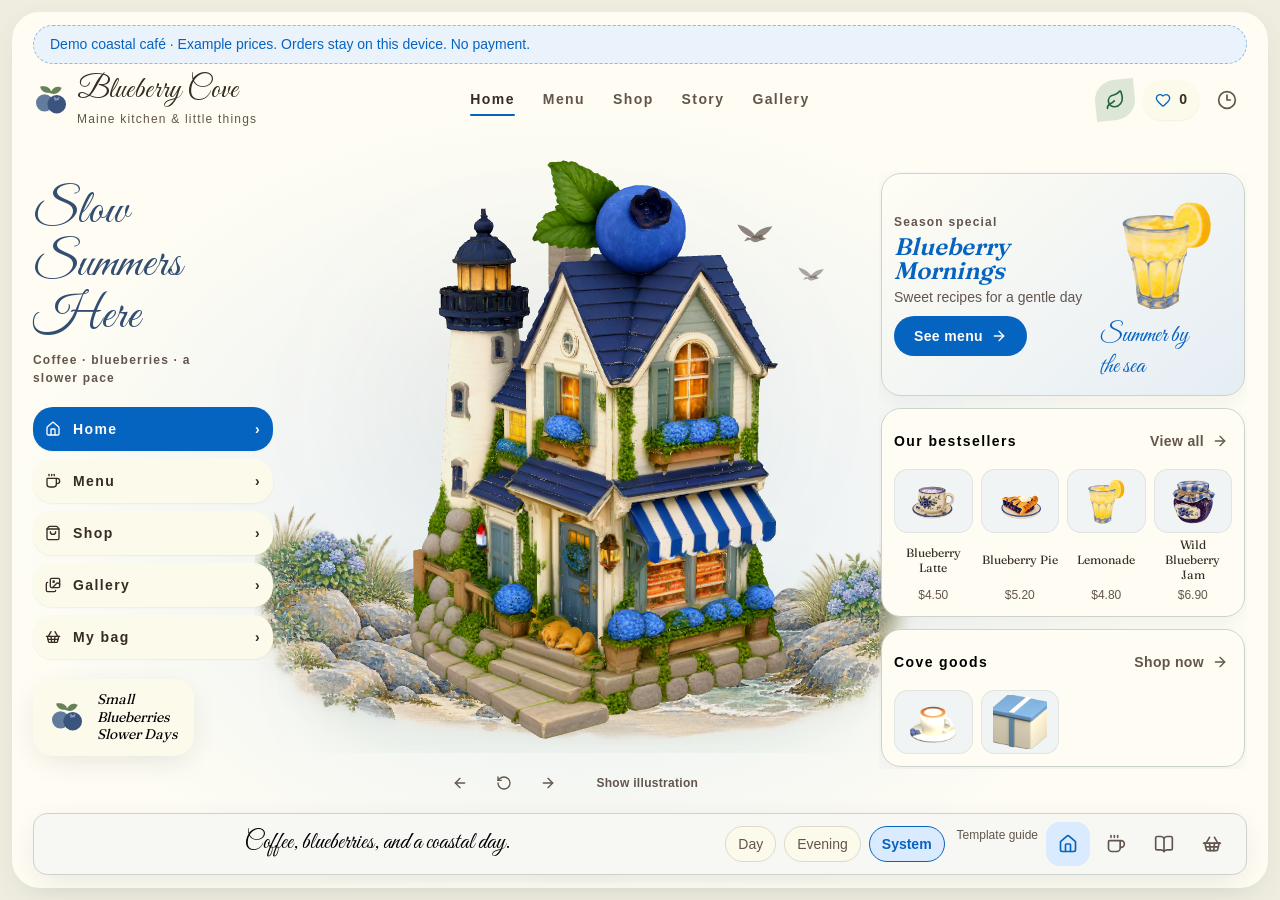
<file: blueberry-cove/index.html>
<!doctype html>
<html lang="en-US"><head><meta charset="utf-8"><meta name="viewport" content="width=device-width,initial-scale=1"><meta name="robots" content="noindex"><title>Blueberry Cove · Little Storefronts</title><link rel="icon" href="./favicon.svg"><link rel="stylesheet" href="./style.css"></head><body><div id="app"><h1>Blueberry Cove</h1><p>Preparing your little storefront…</p><p>If this message stays visible, check shop-config.js or open <a href="./README.html">the setup guide</a>.</p></div><noscript>This storefront needs JavaScript. Open README.html for the static preview.</noscript><script src="./shop-config.js"></script><script src="./assets/model-data.js"></script><script src="./app.js"></script></body></html>
</file>
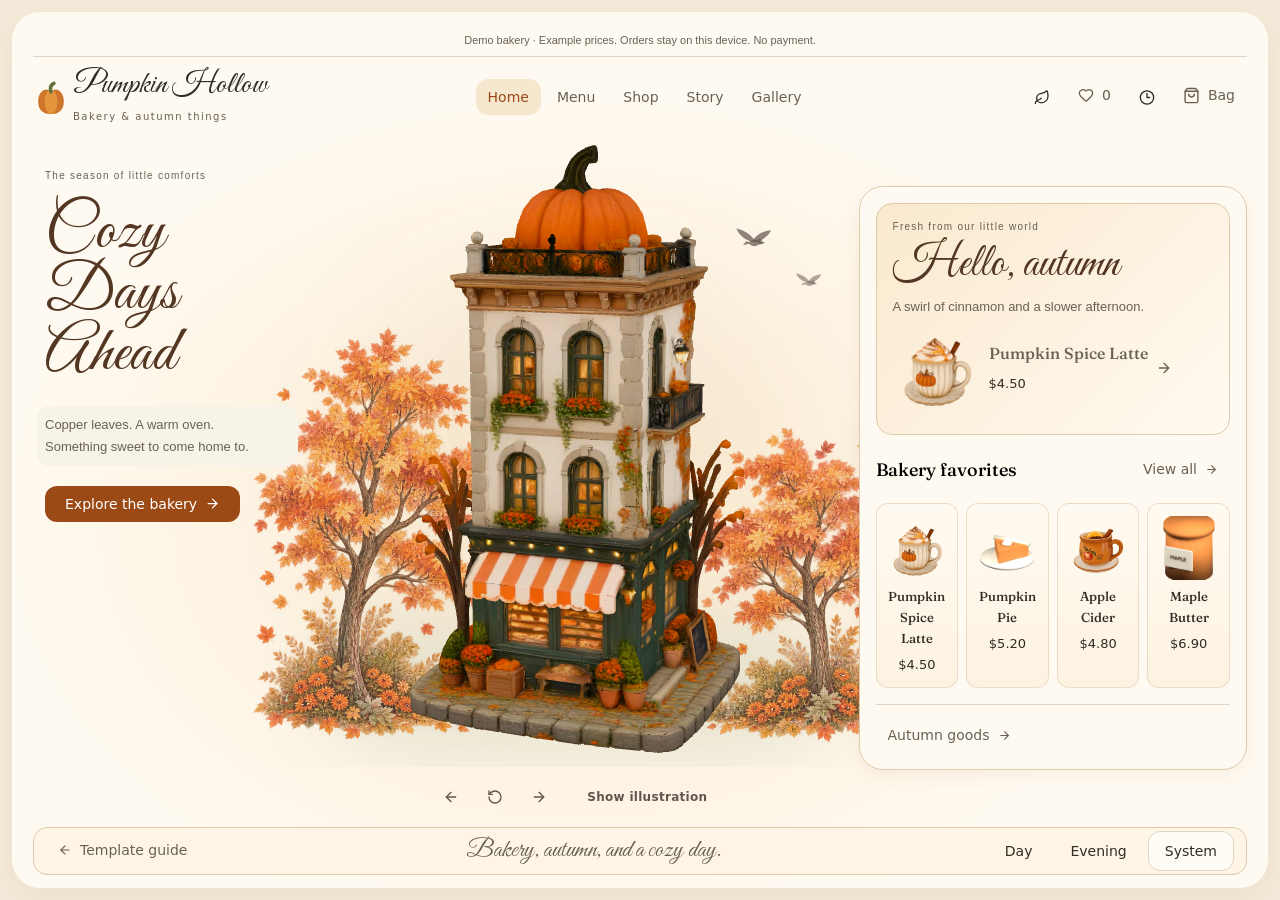
<file: pumpkin-hollow/index.html>
<!doctype html>
<html lang="en-US"><head><meta charset="utf-8"><meta name="viewport" content="width=device-width,initial-scale=1"><meta name="robots" content="noindex"><title>Pumpkin Hollow · Little Storefronts</title><link rel="icon" href="./favicon.svg"><link rel="stylesheet" href="./style.css"></head><body><div id="app"><h1>Pumpkin Hollow</h1><p>Preparing your little storefront…</p><p>If this message stays visible, check shop-config.js or open <a href="./README.html">the setup guide</a>.</p></div><noscript>This storefront needs JavaScript. Open README.html for the static preview.</noscript><script src="./shop-config.js"></script><script src="./assets/model-data.js"></script><script src="./app.js"></script></body></html>
</file>
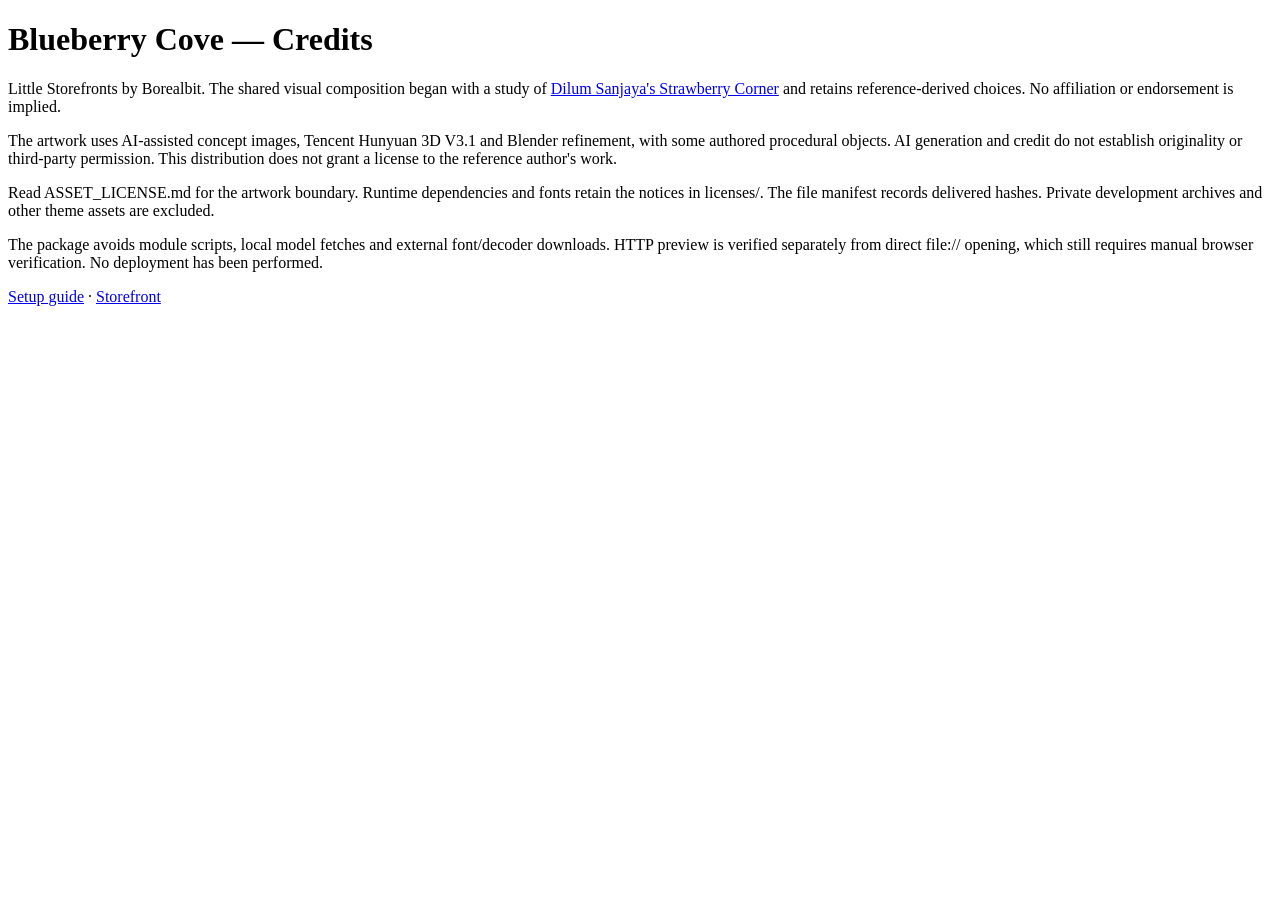
<file: blueberry-cove/PROVENANCE.html>
<!doctype html><html lang="en"><head><meta charset="utf-8"><meta name="viewport" content="width=device-width,initial-scale=1"><title>Blueberry Cove — Credits</title></head><body><main><h1>Blueberry Cove — Credits</h1><p>Little Storefronts by Borealbit. The shared visual composition began with a study of <a href="https://x.com/DilumSanjaya">Dilum Sanjaya's Strawberry Corner</a> and retains reference-derived choices. No affiliation or endorsement is implied.</p><p>The artwork uses AI-assisted concept images, Tencent Hunyuan 3D V3.1 and Blender refinement, with some authored procedural objects. AI generation and credit do not establish originality or third-party permission. This distribution does not grant a license to the reference author's work.</p><p>Read ASSET_LICENSE.md for the artwork boundary. Runtime dependencies and fonts retain the notices in licenses/. The file manifest records delivered hashes. Private development archives and other theme assets are excluded.</p><p>The package avoids module scripts, local model fetches and external font/decoder downloads. HTTP preview is verified separately from direct file:// opening, which still requires manual browser verification. No deployment has been performed.</p><p><a href="README.html">Setup guide</a> · <a href="index.html">Storefront</a></p></main></body></html>
</file>
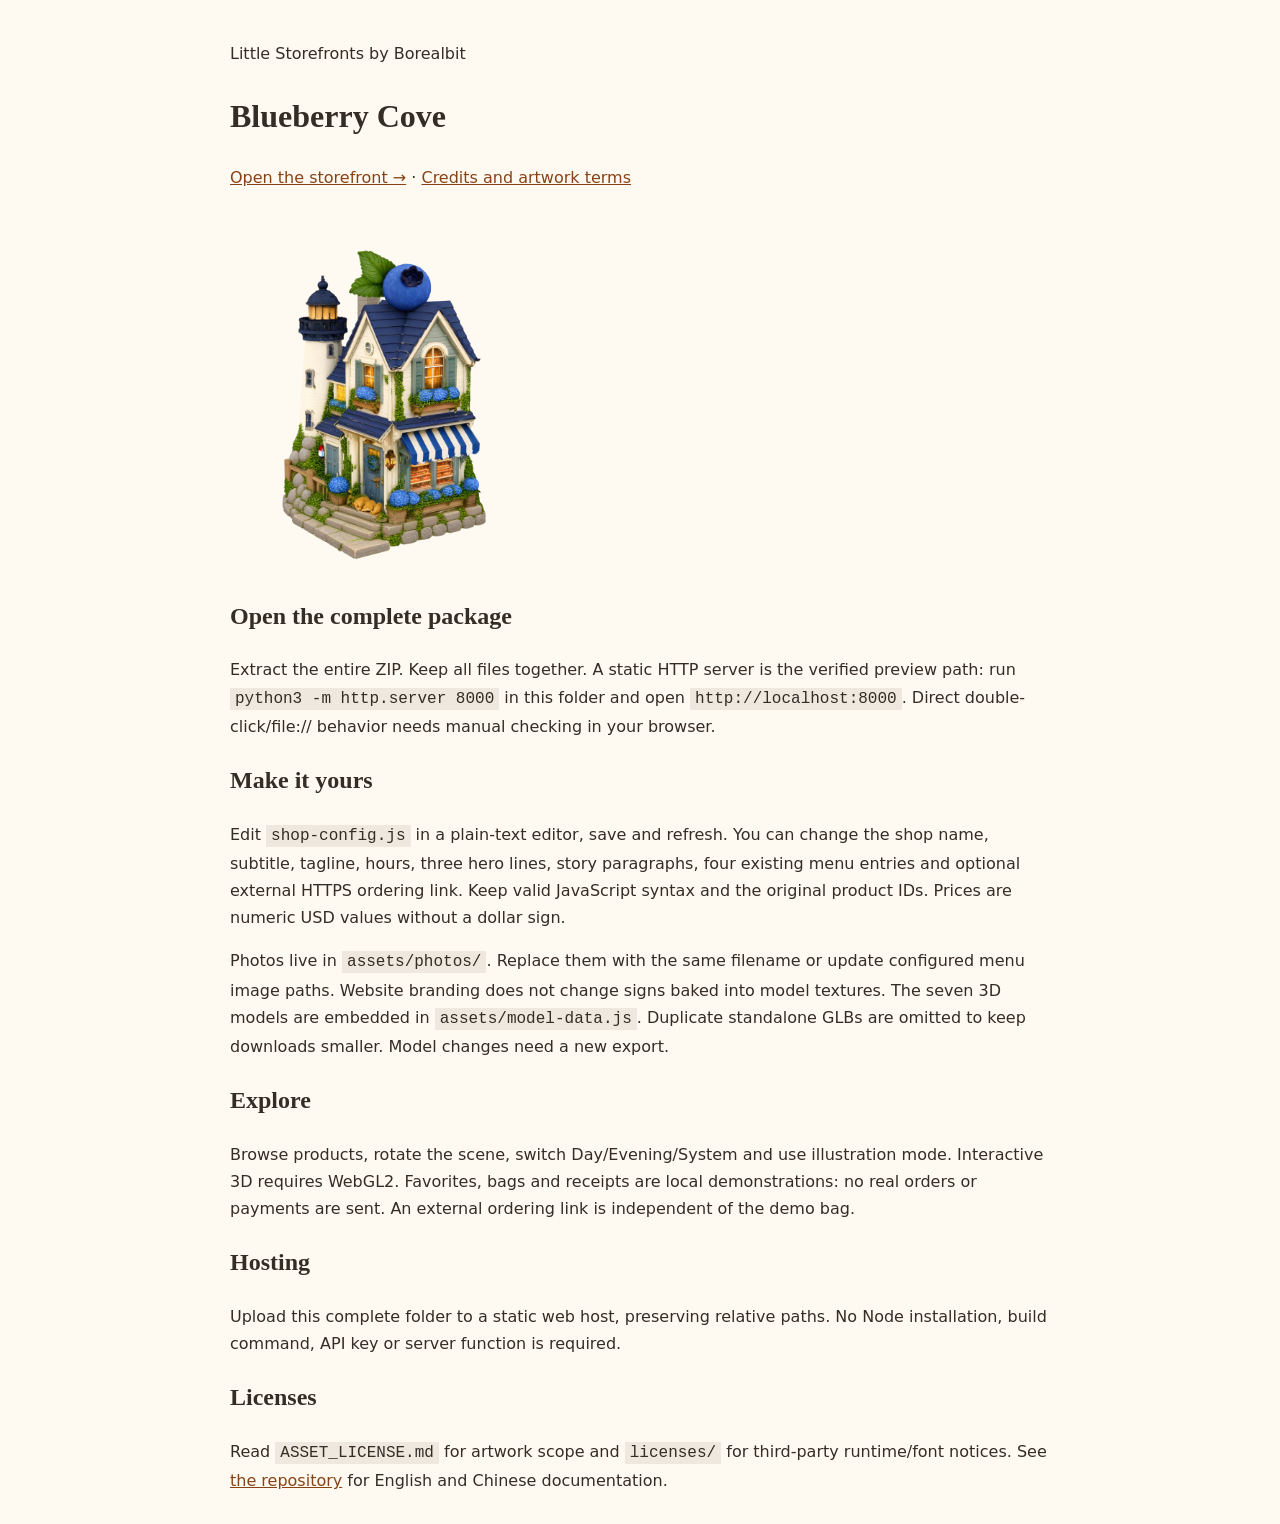
<file: blueberry-cove/README.html>
<!doctype html><html lang="en"><head><meta charset="utf-8"><meta name="viewport" content="width=device-width,initial-scale=1"><title>Blueberry Cove — Setup guide</title><style>body{max-width:820px;margin:40px auto;padding:0 24px;background:#fffaf1;color:#332d25;font:16px/1.7 system-ui}h1,h2{font-family:Georgia,serif}img{max-width:100%;max-height:360px;object-fit:contain}a{color:#874216}code{background:#eee8de;padding:2px 5px}a:focus-visible{outline:3px solid currentColor;outline-offset:4px}</style></head><body><p>Little Storefronts by Borealbit</p><h1>Blueberry Cove</h1><p><a href="index.html">Open the storefront →</a> · <a href="PROVENANCE.html">Credits and artwork terms</a></p><img src="assets/photos/building.png" alt="Blueberry Cove storefront"><h2>Open the complete package</h2><p>Extract the entire ZIP. Keep all files together. A static HTTP server is the verified preview path: run <code>python3 -m http.server 8000</code> in this folder and open <code>http://localhost:8000</code>. Direct double-click/file:// behavior needs manual checking in your browser.</p><h2>Make it yours</h2><p>Edit <code>shop-config.js</code> in a plain-text editor, save and refresh. You can change the shop name, subtitle, tagline, hours, three hero lines, story paragraphs, four existing menu entries and optional external HTTPS ordering link. Keep valid JavaScript syntax and the original product IDs. Prices are numeric USD values without a dollar sign.</p><p>Photos live in <code>assets/photos/</code>. Replace them with the same filename or update configured menu image paths. Website branding does not change signs baked into model textures. The seven 3D models are embedded in <code>assets/model-data.js</code>. Duplicate standalone GLBs are omitted to keep downloads smaller. Model changes need a new export.</p><h2>Explore</h2><p>Browse products, rotate the scene, switch Day/Evening/System and use illustration mode. Interactive 3D requires WebGL2. Favorites, bags and receipts are local demonstrations: no real orders or payments are sent. An external ordering link is independent of the demo bag.</p><h2>Hosting</h2><p>Upload this complete folder to a static web host, preserving relative paths. No Node installation, build command, API key or server function is required.</p><h2>Licenses</h2><p>Read <code>ASSET_LICENSE.md</code> for artwork scope and <code>licenses/</code> for third-party runtime/font notices. See <a href="https://github.com/dom-liu/little-storefronts">the repository</a> for English and Chinese documentation.</p></body></html>
</file>
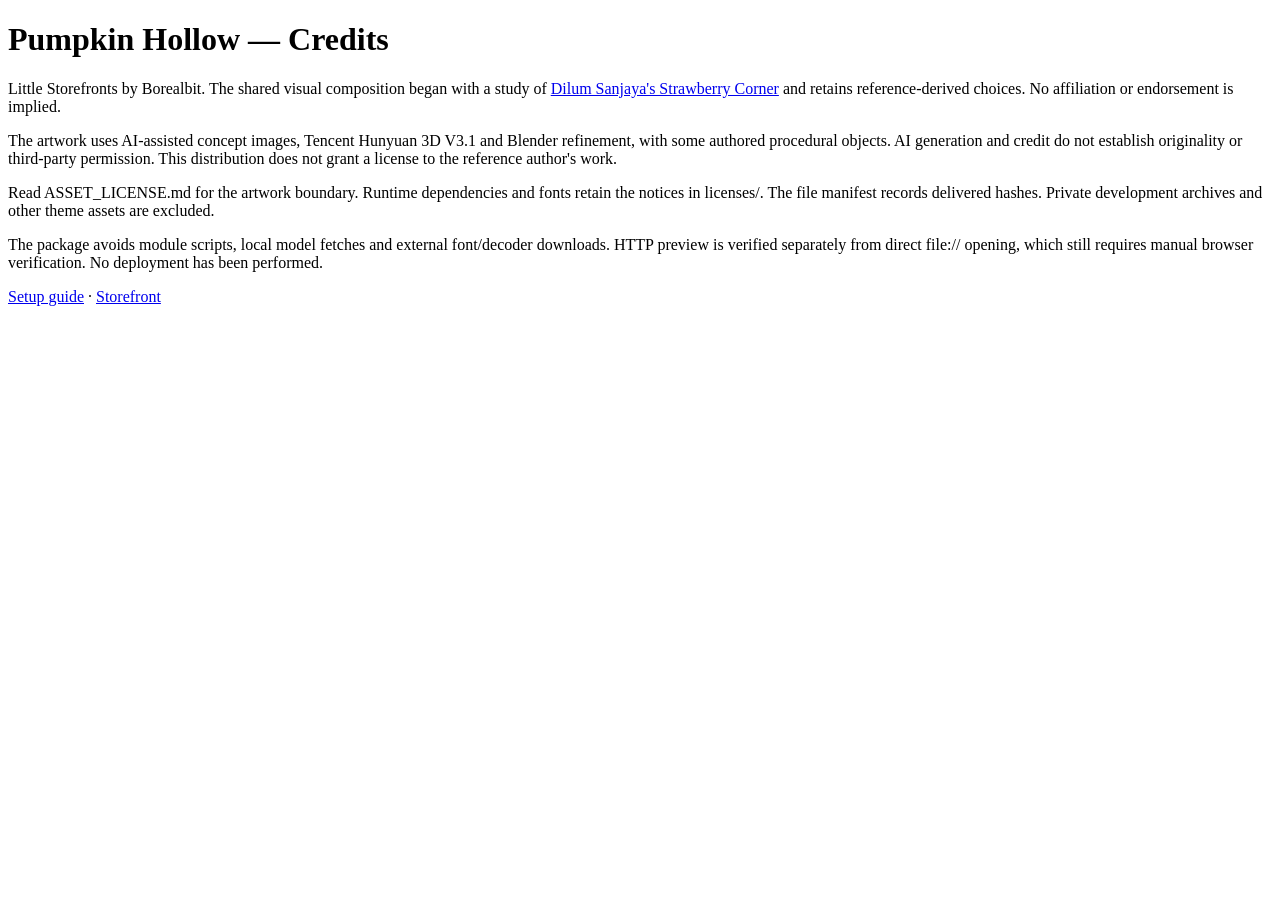
<file: pumpkin-hollow/PROVENANCE.html>
<!doctype html><html lang="en"><head><meta charset="utf-8"><meta name="viewport" content="width=device-width,initial-scale=1"><title>Pumpkin Hollow — Credits</title></head><body><main><h1>Pumpkin Hollow — Credits</h1><p>Little Storefronts by Borealbit. The shared visual composition began with a study of <a href="https://x.com/DilumSanjaya">Dilum Sanjaya's Strawberry Corner</a> and retains reference-derived choices. No affiliation or endorsement is implied.</p><p>The artwork uses AI-assisted concept images, Tencent Hunyuan 3D V3.1 and Blender refinement, with some authored procedural objects. AI generation and credit do not establish originality or third-party permission. This distribution does not grant a license to the reference author's work.</p><p>Read ASSET_LICENSE.md for the artwork boundary. Runtime dependencies and fonts retain the notices in licenses/. The file manifest records delivered hashes. Private development archives and other theme assets are excluded.</p><p>The package avoids module scripts, local model fetches and external font/decoder downloads. HTTP preview is verified separately from direct file:// opening, which still requires manual browser verification. No deployment has been performed.</p><p><a href="README.html">Setup guide</a> · <a href="index.html">Storefront</a></p></main></body></html>
</file>
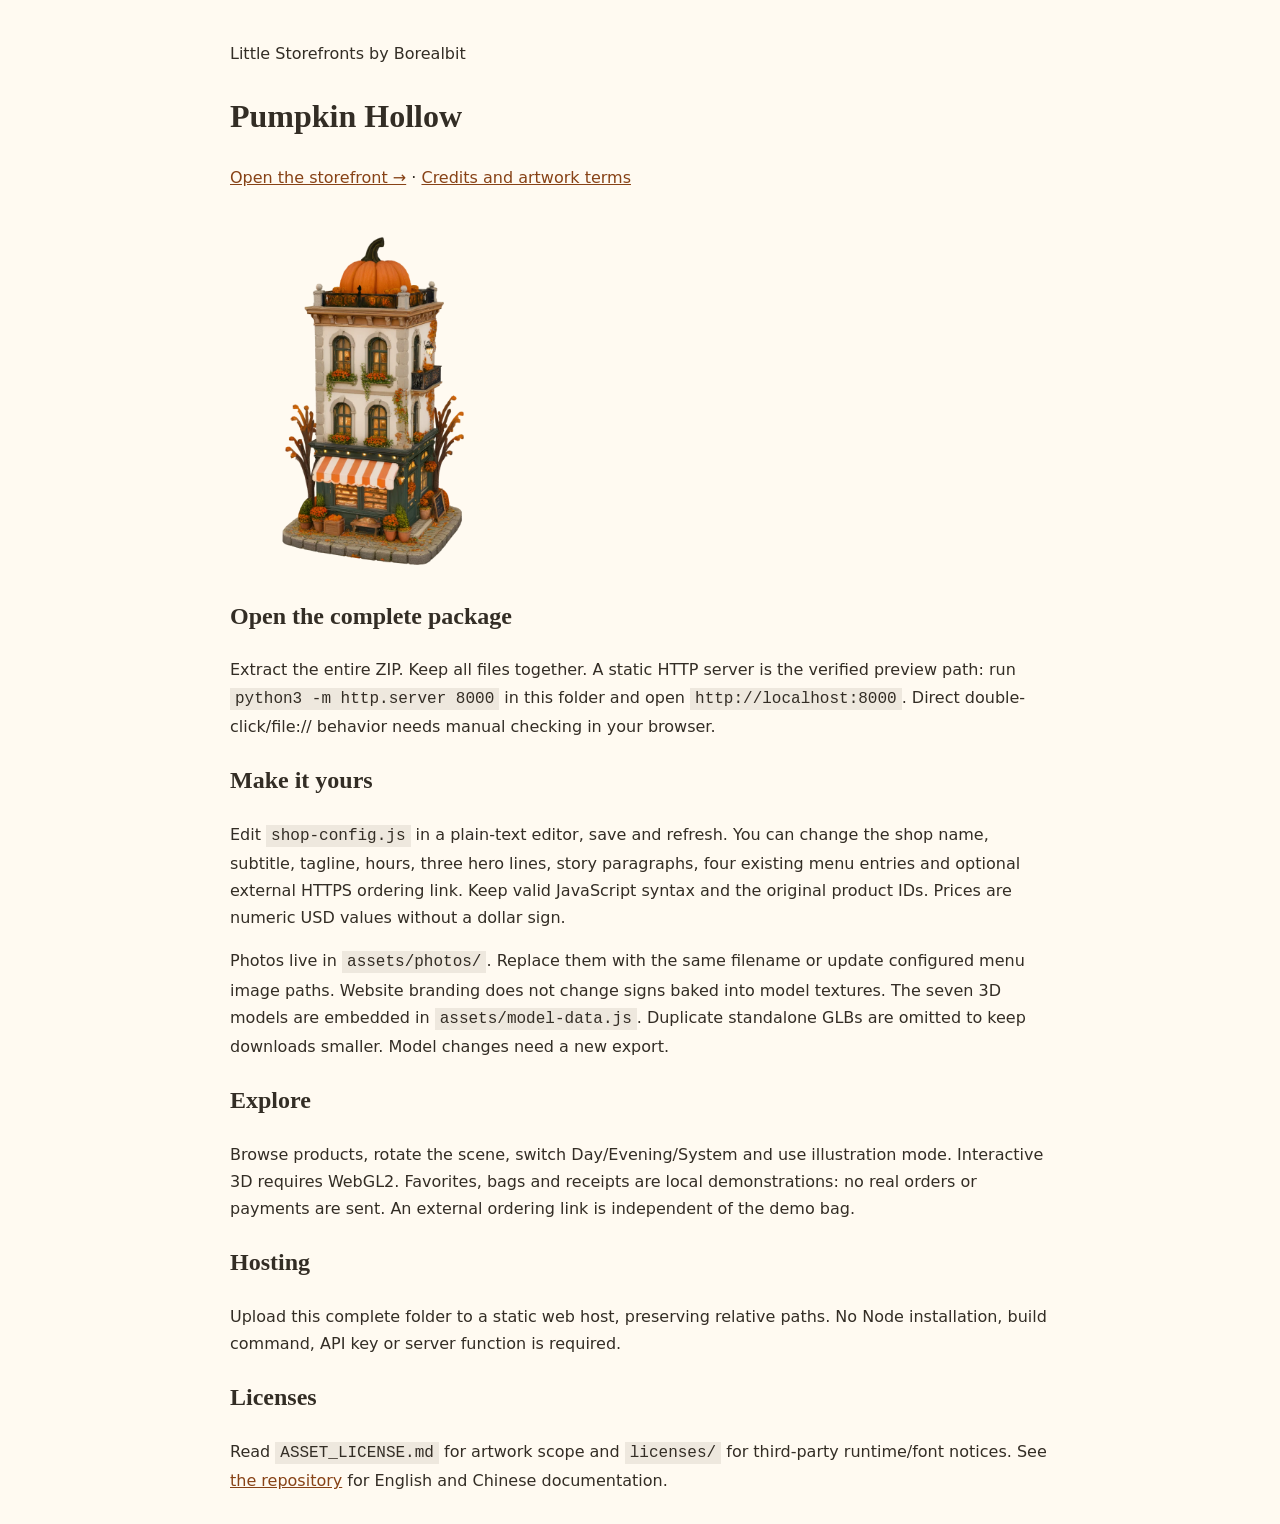
<file: pumpkin-hollow/README.html>
<!doctype html><html lang="en"><head><meta charset="utf-8"><meta name="viewport" content="width=device-width,initial-scale=1"><title>Pumpkin Hollow — Setup guide</title><style>body{max-width:820px;margin:40px auto;padding:0 24px;background:#fffaf1;color:#332d25;font:16px/1.7 system-ui}h1,h2{font-family:Georgia,serif}img{max-width:100%;max-height:360px;object-fit:contain}a{color:#874216}code{background:#eee8de;padding:2px 5px}a:focus-visible{outline:3px solid currentColor;outline-offset:4px}</style></head><body><p>Little Storefronts by Borealbit</p><h1>Pumpkin Hollow</h1><p><a href="index.html">Open the storefront →</a> · <a href="PROVENANCE.html">Credits and artwork terms</a></p><img src="assets/photos/building.png" alt="Pumpkin Hollow storefront"><h2>Open the complete package</h2><p>Extract the entire ZIP. Keep all files together. A static HTTP server is the verified preview path: run <code>python3 -m http.server 8000</code> in this folder and open <code>http://localhost:8000</code>. Direct double-click/file:// behavior needs manual checking in your browser.</p><h2>Make it yours</h2><p>Edit <code>shop-config.js</code> in a plain-text editor, save and refresh. You can change the shop name, subtitle, tagline, hours, three hero lines, story paragraphs, four existing menu entries and optional external HTTPS ordering link. Keep valid JavaScript syntax and the original product IDs. Prices are numeric USD values without a dollar sign.</p><p>Photos live in <code>assets/photos/</code>. Replace them with the same filename or update configured menu image paths. Website branding does not change signs baked into model textures. The seven 3D models are embedded in <code>assets/model-data.js</code>. Duplicate standalone GLBs are omitted to keep downloads smaller. Model changes need a new export.</p><h2>Explore</h2><p>Browse products, rotate the scene, switch Day/Evening/System and use illustration mode. Interactive 3D requires WebGL2. Favorites, bags and receipts are local demonstrations: no real orders or payments are sent. An external ordering link is independent of the demo bag.</p><h2>Hosting</h2><p>Upload this complete folder to a static web host, preserving relative paths. No Node installation, build command, API key or server function is required.</p><h2>Licenses</h2><p>Read <code>ASSET_LICENSE.md</code> for artwork scope and <code>licenses/</code> for third-party runtime/font notices. See <a href="https://github.com/dom-liu/little-storefronts">the repository</a> for English and Chinese documentation.</p></body></html>
</file>
